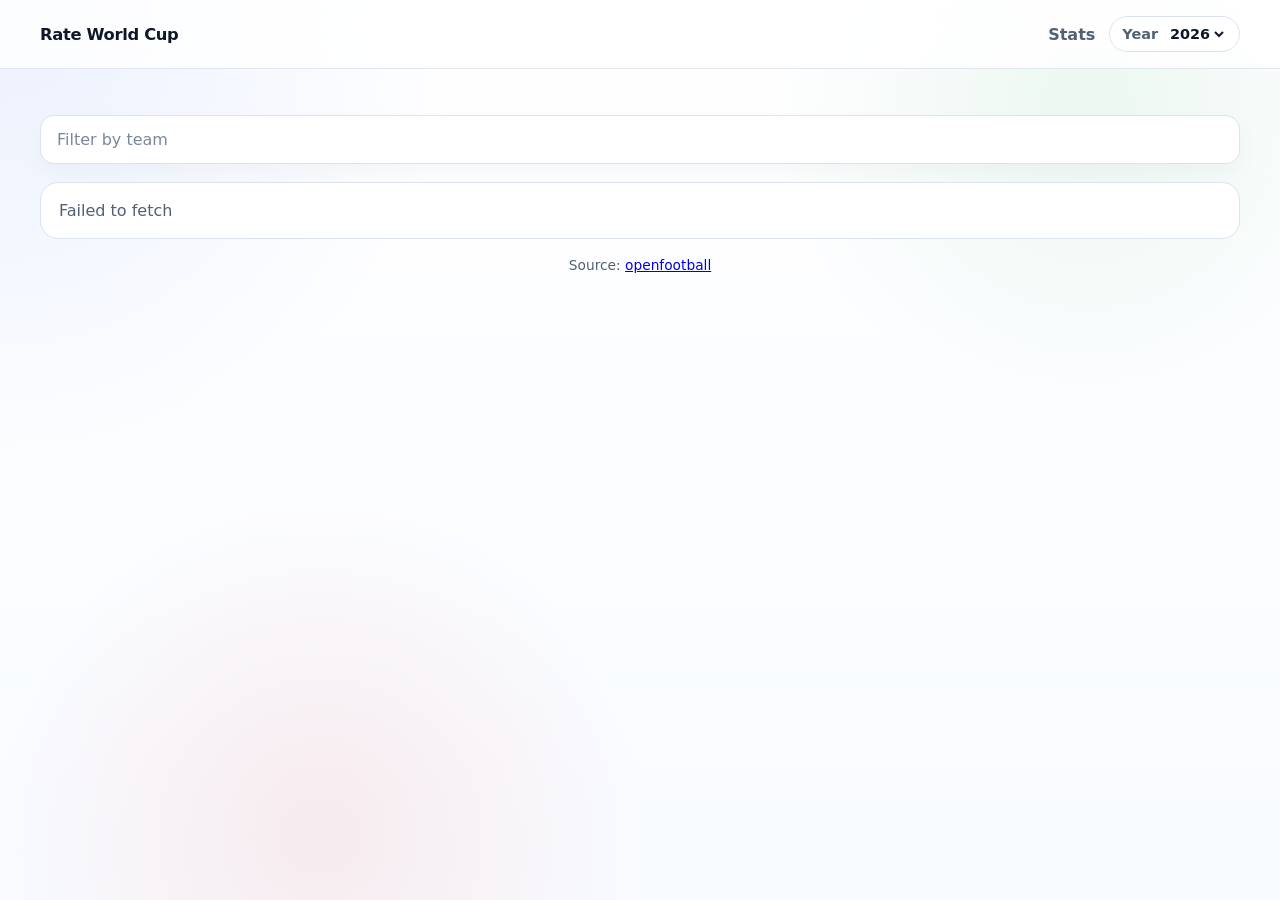
<file: index.html>
<!doctype html>
<html lang="en">

<head>
    <meta charset="utf-8">
    <meta name="viewport" content="width=device-width, initial-scale=1">
    <title>Rate World Cup</title>
    <link rel="stylesheet" href="styles/main.css">
</head>

<body>
    <div id="site-nav"></div>

    <main class="page">
        <section class="content">
            <div class="toolbar">
                <input id="search" class="search" type="search" placeholder="Filter by team" />
            </div>
            <div id="app"></div>
        </section>

        <footer>
            Source: <a href="https://github.com/openfootball" target="_blank">openfootball</a>
        </footer>
    </main>

    <script src="js/navigation.js" defer></script>
    <script src="js/ratings.js" defer></script>
    <script src="js/app.js" defer></script>
    <script src="js/flags.js" defer></script>
    <script src="js/utc.js" defer></script>
</body>

</html>
</file>
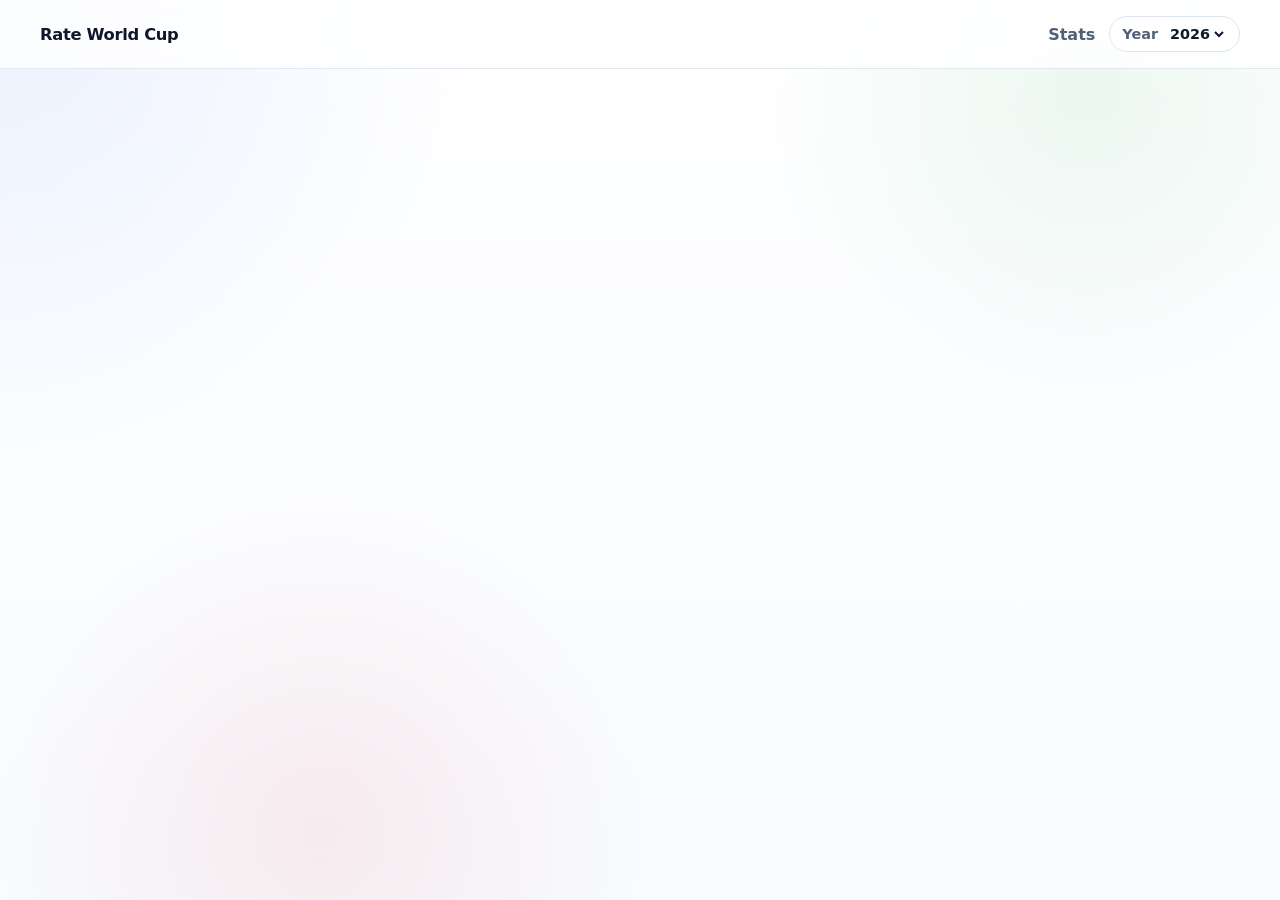
<file: match.html>
<!doctype html>
<html lang="en">

<head>
    <meta charset="utf-8">
    <meta name="viewport" content="width=device-width, initial-scale=1">
    <title>Rate World Cup</title>
    <link rel="stylesheet" href="styles/main.css">
    <link rel="stylesheet" href="styles/match.css">
</head>

<body>
    <div id="site-nav"></div>

    <main id="match"></main>

    <script src="js/navigation.js"></script>
    <script src="js/ratings.js"></script>
    <script src="js/flags.js"></script>
    <script src="js/match.js"></script>
</body>

</html>
</file>
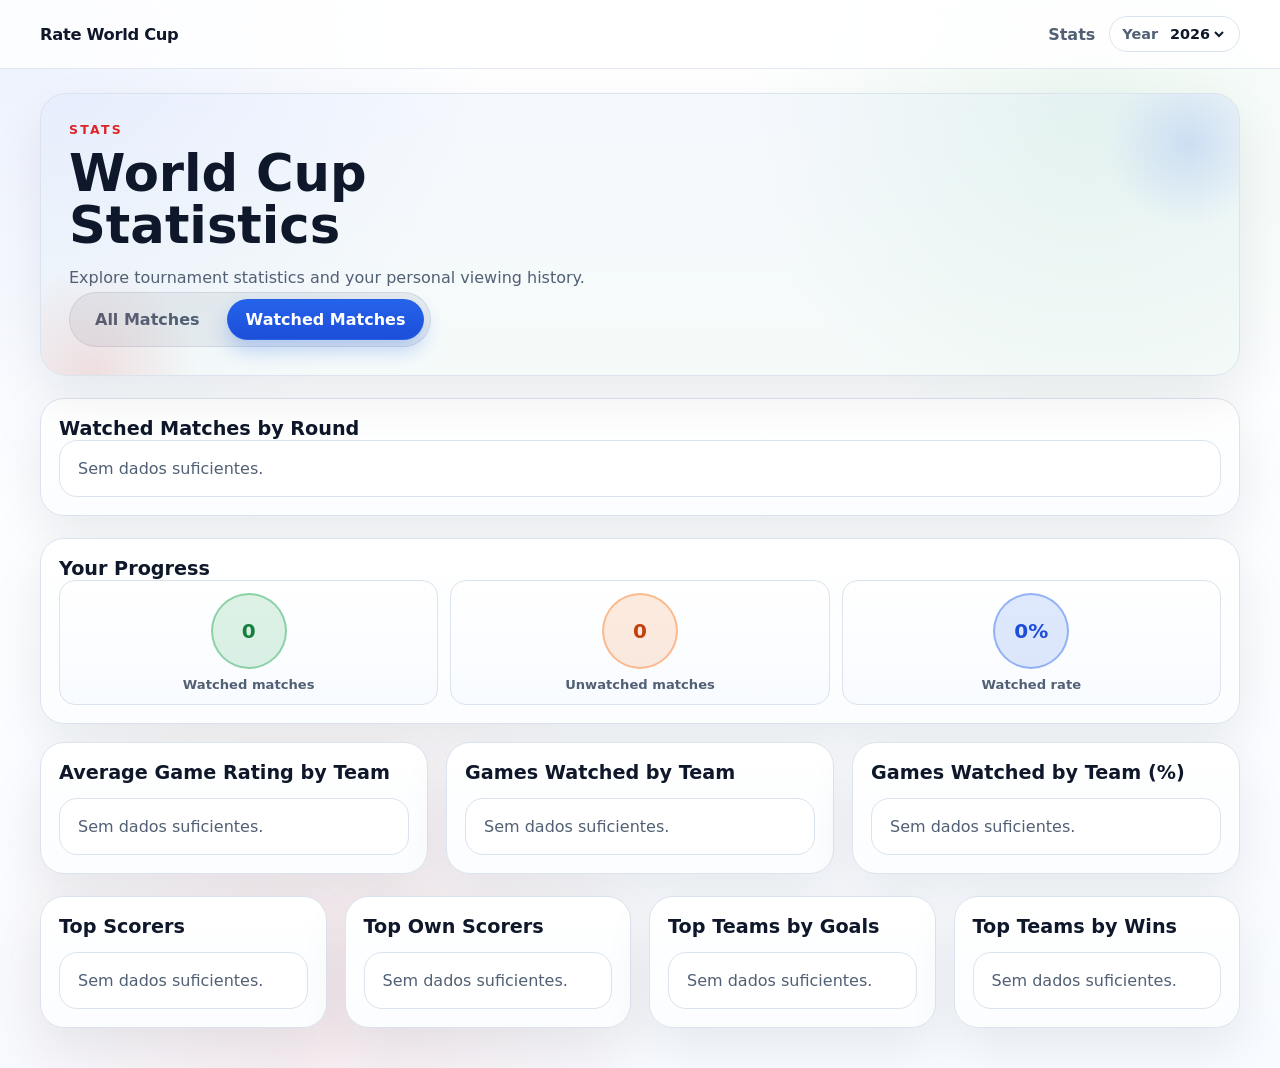
<file: stats.html>
<!doctype html>
<html lang="en">

<head>
    <meta charset="utf-8">
    <meta name="viewport" content="width=device-width, initial-scale=1">
    <title>Rate World Cup - Stats</title>

    <link rel="stylesheet" href="styles/main.css">
    <link rel="stylesheet" href="styles/stats.css">
</head>

<body>

    <div id="site-nav"></div>

    <main class="page">

        <section class="hero">

            <p class="eyebrow">Stats</p>

            <h1>World Cup Statistics</h1>

            <p class="lead">
                Explore tournament statistics and your personal viewing history.
            </p>

            <div class="toolbar">
                <div class="stats-filter">
                    <button class="filter-btn" data-filter="all">
                        All Matches
                    </button>

                    <button class="filter-btn active" data-filter="watched">
                        Watched Matches
                    </button>
                </div>
            </div>

        </section>


        <section id="round-stats-section" class="content">

            <div class="section-card round-stats-card">

                <div class="section-header">
                    <h2>Watched Matches by Round</h2>
                </div>

                <div id="round-stats"></div>

            </div>

        </section>


        <!-- PERSONAL STATS -->

        <section id="watched-section" class="content">

            <div class="section-card">

                <div class="section-header">
                    <h2>Your Progress</h2>
                </div>

                <div id="progress-card"></div>

            </div>


            <div class="stats-grid three">

                <div class="section-card">

                    <div class="section-header">
                        <h2>Average Game Rating by Team</h2>
                    </div>

                    <div id="avg-game-rating-team"></div>

                </div>


                <div class="section-card">

                    <div class="section-header">
                        <h2>Games Watched by Team</h2>
                    </div>

                    <div id="games-watched-team"></div>

                </div>


                <div class="section-card">

                    <div class="section-header">
                        <h2>Games Watched by Team (%)</h2>
                    </div>

                    <div id="games-watched-team-pct"></div>

                </div>

            </div>

        </section>


        <!-- TOURNAMENT STATS -->

        <section class="content">

            <div class="stats-grid four">

                <div class="section-card">

                    <div class="section-header">
                        <h2>Top Scorers</h2>
                    </div>

                    <div id="top-scorers"></div>

                </div>

                <div class="section-card">

                    <div class="section-header">
                        <h2>Top Own Scorers</h2>
                    </div>

                    <div id="top-own-scorers"></div>

                </div>


                <div class="section-card">

                    <div class="section-header">
                        <h2>Top Teams by Goals</h2>
                    </div>

                    <div id="top-teams-goals"></div>

                </div>


                <div class="section-card">

                    <div class="section-header">
                        <h2>Top Teams by Wins</h2>
                    </div>

                    <div id="top-teams-wins"></div>

                </div>

            </div>

        </section>

    </main>


    <!-- MODAL -->

<dialog id="stats-modal" class="stats-modal">

    <div class="stats-modal-header">

        <h2 id="stats-modal-title" class="stats-modal-title sortable">
            Statistics
            <span id="stats-modal-order" class="sort-icon">↓</span>
        </h2>

        <button id="stats-modal-close" aria-label="Close">
            &times;
        </button>

    </div>

    <div id="stats-modal-body"></div>

</dialog>

    <script src="js/navigation.js"></script>
    <script src="js/ratings.js"></script>
    <script src="js/flags.js"></script>
    <script src="js/utc.js"></script>
    <script src="js/stats.js"></script>

</body>

</html>
</file>
<file: styles/main.css>
/* Base */
:root {
  color-scheme: light;
  --bg: #ffffff;
  --surface: #ffffff;
  --surface-alt: #f8fafc;
  --border: #dbe3ee;
  --text: #0f172a;
  --muted: #516074;
  --blue: #2563eb;
  --red: #dc2626;
  --green: #16a34a;
  --blue-soft: rgba(37, 99, 235, 0.08);
  --red-soft: rgba(220, 38, 38, 0.08);
  --green-soft: rgba(22, 163, 74, 0.08);
  --shadow: 0 20px 50px rgba(15, 23, 42, 0.08);
}

* {
  box-sizing: border-box;
}

html {
  scroll-behavior: smooth;
}

body {
  margin: 0;
  min-height: 100vh;
  font-family: Inter, system-ui, -apple-system, BlinkMacSystemFont, "Segoe UI", sans-serif;
  color: var(--text);
  background:
    radial-gradient(circle at top left, rgba(37, 99, 235, 0.09), transparent 30%),
    radial-gradient(circle at 85% 10%, rgba(22, 163, 74, 0.08), transparent 24%),
    radial-gradient(circle at 25% 92%, rgba(220, 38, 38, 0.08), transparent 26%),
    linear-gradient(180deg, #ffffff 0%, #f8fbff 100%);
}

button,
input {
  font: inherit;
}

.page {
  width: min(1200px, calc(100% - 24px));
  margin: 0 auto;
  padding: 24px 0 40px;
}

.site-nav {
  position: sticky;
  top: 0;
  z-index: 20;
  backdrop-filter: blur(18px);
  background: rgba(255, 255, 255, 0.82);
  border-bottom: 1px solid rgba(219, 227, 238, 0.8);
}

.site-nav__inner {
  width: min(1200px, calc(100% - 24px));
  margin: 0 auto;
  min-height: 68px;
  display: flex;
  align-items: center;
  justify-content: space-between;
  gap: 16px;
}

.site-nav__brand {
  color: var(--text);
  text-decoration: none;
  font-size: 1.02rem;
  font-weight: 800;
  letter-spacing: -0.02em;
}

.site-nav__links {
  display: flex;
  align-items: center;
  gap: 14px;
}

.site-nav__link {
  color: var(--muted);
  text-decoration: none;
  font-weight: 700;
}

.site-nav__link:hover {
  color: var(--text);
}

.site-nav__year {
  display: inline-flex;
  align-items: center;
  gap: 8px;
  padding: 8px 12px;
  border-radius: 999px;
  border: 1px solid var(--border);
  background: var(--surface);
  color: var(--muted);
  font-size: 0.9rem;
  font-weight: 700;
}

.site-nav__year select {
  border: 0;
  outline: none;
  background: transparent;
  color: var(--text);
  font: inherit;
  cursor: pointer;
}

.site-nav__year select:focus {
  outline: none;
}

.hero {
  position: relative;
  overflow: hidden;
  padding: 28px;
  border: 1px solid var(--border);
  border-radius: 26px;
  background: linear-gradient(180deg, rgba(37, 99, 235, 0.04), rgba(22, 163, 74, 0.03));
  box-shadow: var(--shadow);
}

.hero::before,
.hero::after {
  content: "";
  position: absolute;
  border-radius: 999px;
  pointer-events: none;
}

.hero::before {
  width: 180px;
  height: 180px;
  right: -40px;
  top: -40px;
  background: radial-gradient(circle, rgba(37, 99, 235, 0.15), transparent 65%);
}

.hero::after {
  width: 240px;
  height: 240px;
  left: -70px;
  bottom: -120px;
  background: radial-gradient(circle, rgba(220, 38, 38, 0.12), transparent 64%);
}

.eyebrow {
  margin: 0 0 10px;
  text-transform: uppercase;
  letter-spacing: 0.18em;
  font-size: 0.78rem;
  font-weight: 800;
  color: var(--red);
}

h1 {
  margin: 0;
  max-width: 14ch;
  font-size: clamp(2rem, 4vw, 3.7rem);
  line-height: 1.02;
}

.lead {
  margin: 14px 0 0;
  max-width: 72ch;
  color: var(--muted);
  line-height: 1.65;
}

.stats {
  display: grid;
  grid-template-columns: repeat(3, minmax(0, 1fr));
  gap: 14px;
  margin-top: 22px;
}

.stat {
  padding: 16px 18px;
  border-radius: 18px;
  background: linear-gradient(180deg, #ffffff, #f9fbff);
  border: 1px solid var(--border);
}

.stat span {
  display: block;
  margin-bottom: 8px;
  color: var(--muted);
  font-size: 0.82rem;
}

.stat strong {
  font-size: 1.35rem;
}

.content {
  display: grid;
  gap: 18px;
  margin-top: 22px;
}

.toolbar {
  display: flex;
  flex-wrap: wrap;
  gap: 12px;
  align-items: center;
}

.search {
  flex: 1 1 280px;
  min-width: 240px;
  padding: 14px 16px;
  border-radius: 14px;
  border: 1px solid var(--border);
  background: #fff;
  color: var(--text);
  outline: none;
  box-shadow: 0 10px 24px rgba(15, 23, 42, 0.03);
}

.search:focus {
  border-color: rgba(37, 99, 235, 0.45);
  box-shadow: 0 0 0 4px rgba(37, 99, 235, 0.08);
}

.search::placeholder {
  color: #7a889b;
}

.badge {
  display: inline-flex;
  align-items: center;
  gap: 8px;
  padding: 10px 14px;
  border-radius: 999px;
  border: 1px solid rgba(37, 99, 235, 0.16);
  background: var(--blue-soft);
  color: var(--blue);
  font-size: 0.88rem;
}

.status {
  padding: 18px;
  border-radius: 18px;
  border: 1px solid var(--border);
  background: #fff;
  color: var(--muted);
}

.summary {
  list-style: none;
  display: flex;
  align-items: center;
  justify-content: space-between;
  gap: 14px;
  padding: 0;
  cursor: pointer;
}

.summary::-webkit-details-marker {
  display: none;
}

.section-card {
  padding: 18px;
  border-radius: 24px;
  border: 1px solid var(--border);
  background: linear-gradient(180deg, #ffffff, #fbfdff);
  box-shadow: var(--shadow);
}

.section-card + .section-card {
  margin-top: 16px;
}

.section-header {
  display: flex;
  align-items: center;
  justify-content: space-between;
  gap: 12px;
}

.section-header h2 {
  margin: 0;
  font-size: 1.2rem;
}

.section-header small {
  color: var(--muted);
}

.section-tag {
  display: inline-flex;
  align-items: center;
  gap: 8px;
  padding: 8px 12px;
  border-radius: 999px;
  font-size: 0.82rem;
  font-weight: 700;
}

.section-tag.blue {
  background: var(--blue-soft);
  color: var(--blue);
}

.section-tag.red {
  background: var(--red-soft);
  color: var(--red);
}

.section-tag.green {
  background: var(--green-soft);
  color: var(--green);
}

.section-body {
  display: grid;
  gap: 12px;
  margin-top: 16px;
}

.match-grid {
  display: grid;
  grid-template-columns: repeat(auto-fit, 270px);
  gap: 12px;
}

.match-link {
  color: inherit;
  text-decoration: none;
  transition: box-shadow 0.2s ease;
}

.match {
  position: relative;
  overflow: hidden;
  padding: 16px;
  border-radius: 18px;
  border: 1px solid var(--border);
  background: #fff;
}

.match:hover {
  box-shadow: 0 14px 28px rgba(15, 23, 42, 0.07);
}

.match-link {
  position: absolute;
  inset: 0;
  z-index: 0;
  border-radius: inherit;
}

.match-content {
  position: relative;
  z-index: 1;
}

.match-content,
.match-content * {
  pointer-events: none;
}

.match .rating-card {
  position: relative;
  z-index: 2;
}

.match.to-review {
  border-left: 4px solid var(--red);
}

.match.reviewed {
  border-left: 4px solid #6366f1;
}

.match.ongoing {
  border-left: 4px solid var(--blue);
}

.match.scheduled {
  border-left: 4px solid var(--green);
}

.match.projected {
  border-left: 4px solid var(--muted);
}

.meta {
  display: flex;
  flex-direction: column;
  gap: 4px;
  margin-bottom: 12px;
  color: var(--muted);
  font-size: 0.84rem;
}

.match-group {
  font-weight: 700;
  color: var(--text);
}

.match-line {
  display: flex;
  justify-content: space-between;
  gap: 12px;
  align-items: center;
  font-weight: 700;
  padding-top: 4px;
}

.team-flag {
  width: 34px;
  height: 24px;
  object-fit: cover;
  border-radius: 4px;
  box-shadow: 0 2px 6px rgba(15, 23, 42, 0.12);
  flex: 0 0 auto;
}

.team-flag-fallback {
  display: inline-flex;
  align-items: center;
  justify-content: flex-start;
  min-height: 24px;
  font-weight: 700;
  color: var(--text);
}

.score {
  font-size: 1.3rem;
  font-variant-numeric: tabular-nums;
  white-space: nowrap;
  text-align: center;
}

.past .score {
  color: var(--red);
}

.ongoing .score {
  color: var(--blue);
}

.scheduled .score {
  color: var(--green);
}

.projected .score {
  color: var(--muted);
}

.details {
  display: grid;
  gap: 8px;
  color: var(--muted);
  font-size: 0.92rem;
  line-height: 1.45;
}

.goals {
  display: grid;
  gap: 6px;
}

.goal-list {
  display: flex;
  flex-wrap: wrap;
  gap: 6px;
}

.pill {
  display: inline-flex;
  align-items: center;
  gap: 4px;
  padding: 5px 10px;
  border-radius: 999px;
  font-size: 0.82rem;
  border: 1px solid transparent;
}

.pill.blue {
  background: var(--blue-soft);
  color: var(--blue);
  border-color: rgba(37, 99, 235, 0.12);
}

.pill.red {
  background: var(--red-soft);
  color: var(--red);
  border-color: rgba(220, 38, 38, 0.12);
}

.pill.green {
  background: var(--green-soft);
  color: var(--green);
  border-color: rgba(22, 163, 74, 0.12);
}

.pill.muted {
  background: var(--surface-alt);
  color: var(--muted);
  border-color: var(--border);
}

.pill.warn {
  background: rgba(220, 38, 38, 0.08);
  color: var(--red);
  border-color: rgba(220, 38, 38, 0.16);
}

footer {
  margin-top: 18px;
  color: var(--muted);
  font-size: 0.86rem;
  text-align: center;
}

@media (max-width: 760px) {
  .site-nav__inner {
    width: min(100% - 16px, 1200px);
    min-height: auto;
    padding: 12px 0;
    flex-wrap: wrap;
  }

  .site-nav__links {
    width: 100%;
    justify-content: space-between;
  }

  .page {
    width: min(100% - 16px, 1200px);
    padding-top: 16px;
  }

  .hero,
  .section-card {
    padding: 18px;
    border-radius: 20px;
  }

  .stats {
    grid-template-columns: 1fr;
  }

  .section-header,
  .summary,
  .match-line {
    align-items: flex-start;
    flex-direction: column;
  }

  .score {
    align-self: flex-end;
  }
}


.rating-card {
  position: relative;
  display: grid;
  gap: 14px;
  margin-top: 14px;
  padding: 16px;
  border: 1px solid rgba(37, 99, 235, 0.14);
  border-radius: 22px;
  background:
    linear-gradient(180deg, rgba(255, 255, 255, 0.96), rgba(248, 251, 255, 0.98)),
    radial-gradient(circle at top right, rgba(37, 99, 235, 0.1), transparent 28%);
  box-shadow: 0 16px 32px rgba(15, 23, 42, 0.06);
}

.rating-card::before {
  content: "";
  position: absolute;
  inset: 0;
  border-radius: inherit;
  padding: 1px;
  background: linear-gradient(135deg, rgba(37, 99, 235, 0.22), rgba(22, 163, 74, 0.14));
  -webkit-mask: linear-gradient(#fff 0 0) content-box, linear-gradient(#fff 0 0);
  -webkit-mask-composite: xor;
  mask-composite: exclude;
  pointer-events: none;
}

.rating-card__header {
  display: flex;
  align-items: flex-start;
  justify-content: space-between;
  gap: 12px;
}

.rating-card__eyebrow {
  margin: 0 0 6px;
  text-transform: uppercase;
  letter-spacing: 0.16em;
  font-size: 0.72rem;
  font-weight: 800;
  color: var(--blue);
}

.rating-card__title {
  margin: 0;
  font-size: 1rem;
  line-height: 1.15;
}

.rating-card__subtitle {
  margin: 6px 0 0;
  color: var(--muted);
  font-size: 0.88rem;
  line-height: 1.45;
}

.rating-card__value {
  flex: 0 0 auto;
  padding: 8px 12px;
  border-radius: 999px;
  background: var(--surface);
  border: 1px solid var(--border);
  color: var(--text);
  font-weight: 700;
  font-size: 0.86rem;
}

.rating {
  display: flex;
  align-items: center;
  justify-content: center;
  gap: 8px;
}

.star {
  appearance: none;
  border: 0;
  background: transparent;
  padding: 0;
  cursor: pointer;
  font-size: 1.2rem;
  line-height: 1;
  color: #cbd5e1;
  transition: transform 0.15s ease, color 0.15s ease, filter 0.15s ease;
}

.star:hover {
  transform: translateY(-2px) scale(1.08);
  color: #f59e0b;
}

.star.active {
  color: #fbbf24;
  filter: drop-shadow(0 6px 10px rgba(251, 191, 36, 0.35));
}

.no-view {
  border: 1px solid var(--border);
  background: var(--surface);
  padding: 10px 14px;
  border-radius: 999px;
  font-size: 0.82rem;
  font-weight: 700;
  cursor: pointer;
  color: var(--muted);
  justify-self: center;
  transition: border-color 0.15s ease, color 0.15s ease, background 0.15s ease, transform 0.15s ease;
}

.no-view::before {
  content: "👁";
  display: inline-block;
  font-size: 1rem;
  line-height: 1;
}

.no-view.idle {
  color: #94a3b8;
  border-color: rgba(148, 163, 184, 0.35);
  background: rgba(148, 163, 184, 0.08);
}

.no-view.active {
  color: #f97316;
  border-color: rgba(249, 115, 22, 0.32);
  background: rgba(249, 115, 22, 0.12);
}

.no-view.reviewed {
  color: var(--blue);
  border-color: rgba(37, 99, 235, 0.3);
  background: rgba(37, 99, 235, 0.1);
}

.no-view:hover {
  transform: translateY(-1px);
  border-color: rgba(37, 99, 235, 0.28);
  filter: brightness(1.02);
}

.rating-card--sm {
  padding: 14px;
}

.rating-card--sm .rating-card__subtitle {
  display: none;
}

.rating-card--sm .rating-card__title {
  font-size: 0.94rem;
}

.rating-card--sm .rating-card__value {
  padding: 6px 10px;
  font-size: 0.8rem;
}

.rating-card--sm .rating {
  gap: 6px;
}

.rating-card--sm .star {
  font-size: 1rem;
}

.rating-card--sm .no-view {
  padding: 8px 12px;
  font-size: 0.76rem;
}
</file>
<file: styles/match.css>
.match-hero {
  text-align: center;
}

.match-title {
  margin: 0;
  font-size: clamp(2rem, 4vw, 3.2rem);
  max-width: none;
}

.match-title .vs {
  color: var(--muted);
  font-weight: 400;
  margin: 0 8px;
}

.match-badges {
  display: flex;
  justify-content: center;
  flex-wrap: wrap;
  gap: 10px;
  margin-top: 18px;
}

.match-badges .badge {
  background: var(--surface);
  border: 1px solid var(--border);
  color: var(--text);
  box-shadow: 0 8px 20px rgba(15, 23, 42, 0.05);
  padding: 4px 12px;
  border-radius: 99px;
}

.match-rating {
  max-width: 760px;
  margin: 22px auto 0;
  text-align: left;
}

.match-rating .rating-card {
  padding: 20px;
}

.match-rating .rating-card__title {
  font-size: 1.08rem;
}

.match-rating .rating-card__subtitle {
  font-size: 0.94rem;
}

.match-rating .rating-card__value {
  font-size: 0.92rem;
}

.match-rating .rating {
  gap: 10px;
}

.match-rating .star {
  font-size: 1.45rem;
}

.match-rating .no-view {
  padding: 12px 16px;
  font-size: 0.88rem;
}

.details strong {
  color: var(--text);
}

.match-meta {
  text-align: center;
  margin-bottom: 18px;
  color: var(--muted);
  font-size: 0.92rem;
}

.meta-line {
  display: flex;
  justify-content: center;
  gap: 8px;
}

.meta-stadium {
  margin-top: 6px;
  font-weight: 600;
  color: var(--text);
}

.match-score {
  display: flex;
  align-items: center;
  width: 100%;
  margin-top: 18px;
}

.team.home {
  flex: 0 0 45%;
  display: flex;
  align-items: center;
  justify-content: flex-end;
  gap: 12px;
  text-align: right;
}

.team.away {
  flex: 0 0 45%;
  display: flex;
  align-items: center;
  justify-content: flex-start;
  gap: 12px;
  text-align: left;
}

.team-name {
  font-weight: 700;
  font-size: 1.95rem;
  color: var(--text);
  white-space: nowrap;
}

.team-flag {
  width: 56px;
  height: 38px;
  object-fit: cover;
  border-radius: 6px;
  box-shadow: 0 6px 16px rgba(15, 23, 42, 0.18);
  flex: 0 0 auto;
}

.score.big {
  flex: 0 0 10%;
  text-align: center;
  font-size: 2.4rem;
  font-variant-numeric: tabular-nums;
}



.goals-timeline {
  display: flex;
  flex-direction: column;
  gap: 16px;
  margin-top: 24px;
  position: relative;
  width: 100%;
}

/* A linha cinzenta vertical mesmo no centro */
.goals-timeline::before {
  content: '';
  position: absolute;
  top: 0;
  bottom: 0;
  left: 50%;
  width: 2px;
  background-color: var(--border, #e2e8f0);
  transform: translateX(-50%);
  z-index: 1;
}

/* Linha do golo dividida em 3 partes: Golo | Minuto (Centro) | Vazio */
.goal-row {
  display: flex;
  align-items: center;
  width: 100%;
  position: relative;
  z-index: 2;
}

.goal-content, .goal-spacer {
  flex: 0 0 calc(50% - 24px); /* Ocupa metade do ecrã menos o espaço da bolinha */
}

/* Alinhamento quando o golo é da Home (Esquerda) */
.goal-row.home-goal {
  flex-direction: row; /* Conteúdo -> Minuto -> Spacer */
}
.goal-row.home-goal .goal-content {
  text-align: right;
}

/* Alinhamento quando o golo é da Away (Direita) */
.goal-row.away-goal {
  flex-direction: row-reverse; /* Spacer -> Minuto -> Conteúdo */
}
.goal-row.away-goal .goal-content {
  text-align: left;
}

/* A bolinha do minuto no centro */
.goal-minute {
  flex: 0 0 48px; /* Largura fixa para a zona central */
  display: flex;
  justify-content: center;
  align-items: center;
}

.goal-minute span {
  background: var(--surface, #ffffff);
  border: 2px solid #22c55e;
  color: #22c55e;
  font-size: 0.75rem;
  font-weight: 700;
  width: 42px;
  height: 42px;
  border-radius: 50%;
  display: flex;
  align-items: center;
  justify-content: center;
  box-shadow: 0 2px 4px rgba(0, 0, 0, 0.05);
}


.pill {
  background: var(--surface-success, #e6f4ea);
  /* color: var(--text-success, #136c33); */
  padding: 6px 14px;
  border-radius: 20px;
  font-size: 0.88rem;
  font-weight: 500;
  display: inline-flex;
  align-items: center;
  box-shadow: 0 2px 6px rgba(0,0,0,0.04);
}
</file>
<file: styles/stats.css>
.stats-filter {
    display: flex;
    gap: 8px;
    padding: 6px;
    border-radius: 999px;
    background: rgba(15, 23, 42, 0.06);
    border: 1px solid rgba(148, 163, 184, 0.25);
}

.filter-btn {
    padding: 10px 18px;
    border-radius: 999px;
    border: 1px solid transparent;
    background: transparent;
    color: var(--muted);
    font-weight: 700;
    cursor: pointer;
    transition: all .2s ease;
}

.filter-btn.active {
    background: linear-gradient(180deg, #2563eb, #1d4ed8);
    color: #fff;
    border-color: rgba(37, 99, 235, 0.75);
    box-shadow: 0 10px 20px rgba(37, 99, 235, 0.28);
}

.filter-btn:not(.active):hover {
    background: rgba(37, 99, 235, 0.1);
    color: var(--text);
}

.stats-grid {
    display: grid;
    gap: 18px;
}

.stats-grid .section-card+.section-card {
    margin-top: 0;
}

.stats-grid .section-card {
    display: flex;
    flex-direction: column;
    gap: 14px;
}

.stats-grid.two {
    grid-template-columns: repeat(2, minmax(0, 1fr));
}

.stats-grid.three {
    grid-template-columns: repeat(3, minmax(0, 1fr));
}

.stats-grid.four {
    grid-template-columns: repeat(4, minmax(0, 1fr));
}

.stats-list {
    display: grid;
    gap: 10px;
}

.stats-row {
    display: flex;
    justify-content: space-between;
    align-items: center;
    padding: 10px 0;
    border-bottom: 1px solid var(--border);
    gap: 12px;
}

.stats-row span {
    min-width: 0;
}

.stats-name {
    display: inline-flex;
    align-items: center;
    gap: 8px;
}

.stats-name .team-flag {
    width: 20px;
    height: 14px;
    border-radius: 3px;
    box-shadow: 0 2px 4px rgba(15, 23, 42, 0.12);
}

.stats-name .team-flag-fallback {
    min-height: 14px;
    font-weight: 600;
    font-size: .86rem;
}

.show-all {
    margin-top: 12px;
    width: 100%;
    border: 1px solid rgba(37, 99, 235, 0.25);
    background: rgba(37, 99, 235, 0.08);
    color: var(--blue);
    padding: 10px 14px;
    border-radius: 12px;
    font-weight: 700;
    cursor: pointer;
    transition: all .2s ease;
}

.show-all:hover {
    background: rgba(37, 99, 235, 0.14);
    border-color: rgba(37, 99, 235, 0.38);
    transform: translateY(-1px);
}

.progress {
    display: grid;
    gap: 14px;
}

.progress-metrics {
    display: grid;
    grid-template-columns: repeat(3, minmax(0, 1fr));
    gap: 12px;
}

.progress-metric {
    background: linear-gradient(180deg, #fff, #f8fbff);
    border: 1px solid var(--border);
    border-radius: 16px;
    padding: 12px;
    display: grid;
    justify-items: center;
    gap: 8px;
}

.progress-circle {
    width: 76px;
    height: 76px;
    border-radius: 999px;
    display: flex;
    align-items: center;
    justify-content: center;
    font-size: 1.25rem;
    font-weight: 800;
    border: 2px solid transparent;
}

.progress-circle.watched {
    background: rgba(22, 163, 74, 0.14);
    border-color: rgba(22, 163, 74, 0.4);
    color: #15803d;
}

.progress-circle.not-watched {
    background: rgba(249, 115, 22, 0.14);
    border-color: rgba(249, 115, 22, 0.4);
    color: #c2410c;
}

.progress-circle.percent {
    background: rgba(37, 99, 235, 0.14);
    border-color: rgba(37, 99, 235, 0.4);
    color: #1d4ed8;
}

.progress-label {
    color: var(--muted);
    font-size: .82rem;
    font-weight: 600;
}

#round-stats {
    display: grid;
    gap: 16px;
}

.round-stats-chart {
    display: grid;
    gap: 18px;
}

.round-stats-svg {
    width: 100%;
    height: 220px;
    display: block;
    border-radius: 18px;
    background: linear-gradient(180deg, rgba(37, 99, 235, 0.04), rgba(22, 163, 74, 0.02));
}

.round-stats-grid {
    stroke: rgba(148, 163, 184, 0.25);
    stroke-width: 1;
}

.round-stats-axis-label {
    fill: var(--muted);
    font-size: 12px;
    font-weight: 700;
}

.round-stats-area {
    fill: url(#roundChartFill);
    opacity: 0.9;
}

.round-stats-line {
    fill: none;
    stroke: var(--blue);
    stroke-width: 4;
    stroke-linecap: round;
    stroke-linejoin: round;
}

.round-stats-point {
    fill: #fff;
    stroke: var(--blue);
    stroke-width: 3;
}

.round-stats-list {
    display: grid;
    gap: 12px;
}

.round-stats-row {
    display: grid;
    grid-template-columns: minmax(0, 1.15fr) minmax(0, 1.7fr) auto;
    gap: 14px;
    align-items: center;

    padding: 14px 16px;
    border-radius: 18px;
    border: 1px solid rgba(219, 227, 238, 0.9);
    background: linear-gradient(180deg, #fff, #f8fbff);
}

.round-stats-meta {
    display: grid;
    gap: 4px;
    min-width: 0;
}

.round-stats-meta strong {
    font-size: 0.98rem;
}

.round-stats-meta span {
    color: var(--muted);
    font-size: 0.84rem;
    font-weight: 600;
}

.round-stats-track {
    height: 16px;
    border-radius: 999px;
    overflow: hidden;
    background: rgba(37, 99, 235, 0.08);
    box-shadow: inset 0 0 0 1px rgba(37, 99, 235, 0.05);
}

.round-stats-fill {
    height: 100%;
    border-radius: inherit;
    background: linear-gradient(90deg, #2563eb, #60a5fa);
    position: relative;
    min-width: 8px;
}

.round-stats-fill::after {
    content: "";
    position: absolute;
    right: -6px;
    top: 50%;
    transform: translateY(-50%);
    width: 12px;
    height: 12px;
    border-radius: 999px;
    background: #fff;
    border: 3px solid #2563eb;
    box-shadow: 0 3px 8px rgba(37, 99, 235, 0.18);
}

.round-stats-rating {
    min-width: 72px;
    justify-self: end;
    padding: 8px 12px;
    border-radius: 999px;
    background: rgba(22, 163, 74, 0.1);
    color: #15803d;
    font-weight: 800;
    text-align: center;
    box-shadow: inset 0 0 0 1px rgba(22, 163, 74, 0.12);
}

@media (max-width: 900px) {
    .round-stats-row {
        grid-template-columns: 1fr;
    }

    .round-stats-rating {
        justify-self: start;
    }
}

.stats-modal {
    width: min(700px, 90vw);
    padding: 0;
    border: none;
    border-radius: 22px;
    background: linear-gradient(180deg, #ffffff, #f8fbff);
    box-shadow: 0 30px 80px rgba(15, 23, 42, .28);
    overflow: hidden;
}

.stats-modal::backdrop {
    background: rgba(15, 23, 42, .55);
    backdrop-filter: blur(4px);
}

.stats-modal-header {
    position: sticky;
    top: 0;
    z-index: 10;

    display: flex;
    align-items: center;
    justify-content: space-between;

    padding: 20px 24px;

    background: linear-gradient(180deg, #fff, #fbfdff);

    border-bottom: 1px solid var(--border);
}

#stats-modal-title {
    cursor: pointer;
    user-select: none;
    transition: .2s;
}

#stats-modal-title:hover {
    color: var(--blue);
}

#stats-modal-title::after {
    content: " ⇅";
    font-size: .8em;
    color: var(--muted);
}

.sortable {
    cursor: pointer;
    user-select: none;
    transition: color .2s ease;
}

.sortable:hover {
    color: var(--blue);
}

.sort-icon {
    color: var(--muted);
    font-size: .9rem;
    transition: transform .2s ease;
}

#stats-modal-close {
    width: 42px;
    height: 42px;

    display: flex;
    align-items: center;
    justify-content: center;

    border: none;
    border-radius: 12px;

    background: transparent;

    cursor: pointer;

    font-size: 1.8rem;
    line-height: 1;

    color: var(--muted);

    transition: all .2s ease;
}

#stats-modal-close:hover {
    background: rgba(37, 99, 235, .08);
    color: var(--text);
}

#stats-modal-body {
    padding: 24px;
    max-height: 70vh;
    overflow: auto;
}

#stats-modal-body .stats-list {
    display: grid;
    gap: 10px;
}

#stats-modal-body .stats-row {
    display: flex;
    align-items: center;
    justify-content: space-between;
    gap: 14px;

    padding: 14px 16px;

    border-radius: 14px;

    transition: all .18s ease;
}

#stats-modal-body .stats-row:hover {
    background: #fff;
    box-shadow: 0 8px 20px rgba(15, 23, 42, .05);
}

.stats-left {
    display: flex;
    align-items: center;
    gap: 12px;
    min-width: 0;
}

.stats-rank {
    width: 28px;
    color: var(--muted);
    font-weight: 700;
    flex-shrink: 0;
}

.stats-name {
    display: flex;
    align-items: center;
    gap: 10px;
    min-width: 0;
}

.stats-name .team-flag {
    width: 24px;
    height: 17px;
    border-radius: 4px;
    box-shadow: 0 2px 5px rgba(15, 23, 42, .12);
}

.stats-name .team-flag-fallback {
    min-height: 17px;
    font-size: .9rem;
    font-weight: 600;
}

.stats-value {
    font-size: 1.05rem;
    font-weight: 700;
    white-space: nowrap;
}

@media (max-width:700px) {

    .stats-modal {
        width: 95vw;
    }

    .stats-modal-header {
        padding: 18px;
    }

    #stats-modal-body {
        padding: 18px;
    }

    .stats-modal-title {
        font-size: 1.1rem;
    }

    .stats-rank {
        width: 22px;
    }

}
</file>
